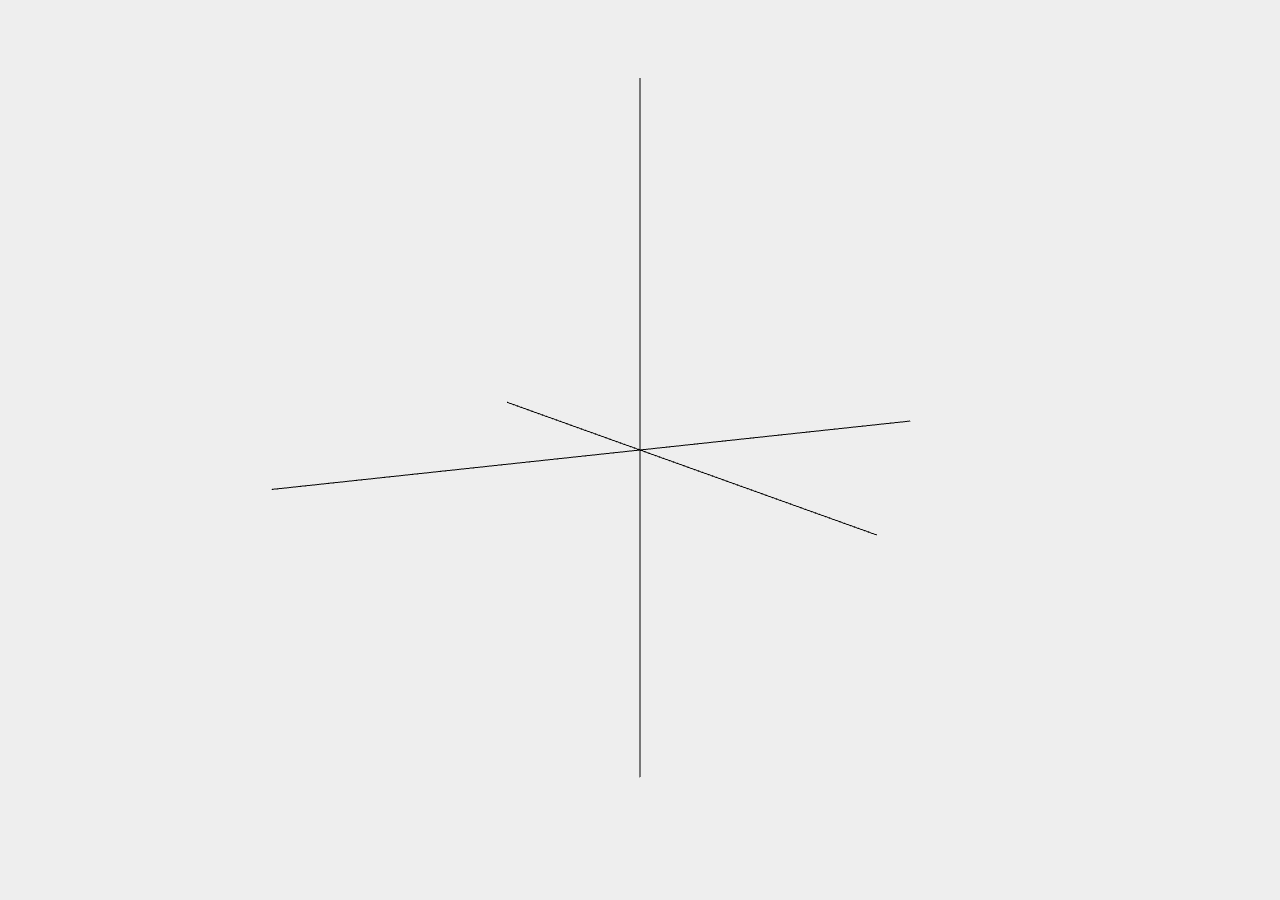
<file: three/three_10.html>
<html>
  <head>
    <script src="three.js/build/Three.js"></script>
    <style type="text/css">
      body {
        margin: 0px;
        padding: 0px;
      }
    </style>
    <script src="raf.js"></script>
    <script src="dat-gui/build/DAT.GUI.min.js"></script>
  </head>

  <body>
    <script>
      var renderer = new THREE.WebGLRenderer({antialias: true});
      renderer.setSize(document.body.clientWidth, document.body.clientHeight);
      document.body.appendChild(renderer.domElement);
      renderer.setClearColorHex(0xEEEEEE, 1.0);
      renderer.clear();

      var width = renderer.domElement.width;
      var height = renderer.domElement.height;
      var camera = new THREE.PerspectiveCamera( 45, width/height, 1, 10000 );
      camera.position.z = 150;
      camera.position.y = 30;
      var scene = new THREE.Scene();

      function v(x,y,z){ 
        return new THREE.Vertex(new THREE.Vector3(x,y,z)); 
      }
      
      var lineGeo = new THREE.Geometry();
      lineGeo.vertices.push(
        v(-50, 0, 0), v(50, 0, 0),
        v(0, -50, 0), v(0, 50, 0),
        v(0, 0, -50), v(0, 0, 50)
      );
      var lineMat = new THREE.LineBasicMaterial({
        color: 0x000000, lineWidth: 1});
      var line = new THREE.Line(lineGeo, lineMat);
      line.type = THREE.Lines;
      scene.add(line);

      line.rotation.y = 0.5;

      renderer.render(scene, camera);
      var paused = false;
      var last = new Date().getTime();
      var down = false;
      var sx = 0, sy = 0;
      window.onmousedown = function (ev){
        down = true; sx = ev.clientX; sy = ev.clientY;
      };
      window.onmouseup = function(){ down = false; };
      window.onmousemove = function(ev) {
        if (down) {
          var dx = ev.clientX - sx;
          var dy = ev.clientY - sy;
          line.rotation.y += dx*0.01;
          camera.position.y += dy;
          sx += dx;
          sy += dy;
        }
      }
      function animate(t) {
        if (!paused) {
          last = t;
          renderer.clear();
          camera.lookAt(scene.position);
          renderer.render(scene, camera);
        }
        window.requestAnimationFrame(animate, renderer.domElement);
      };
      animate(new Date().getTime());
      onmessage = function(ev) {
        paused = (ev.data == 'pause');
      };
    </script>
  </body>

</html>
</file>
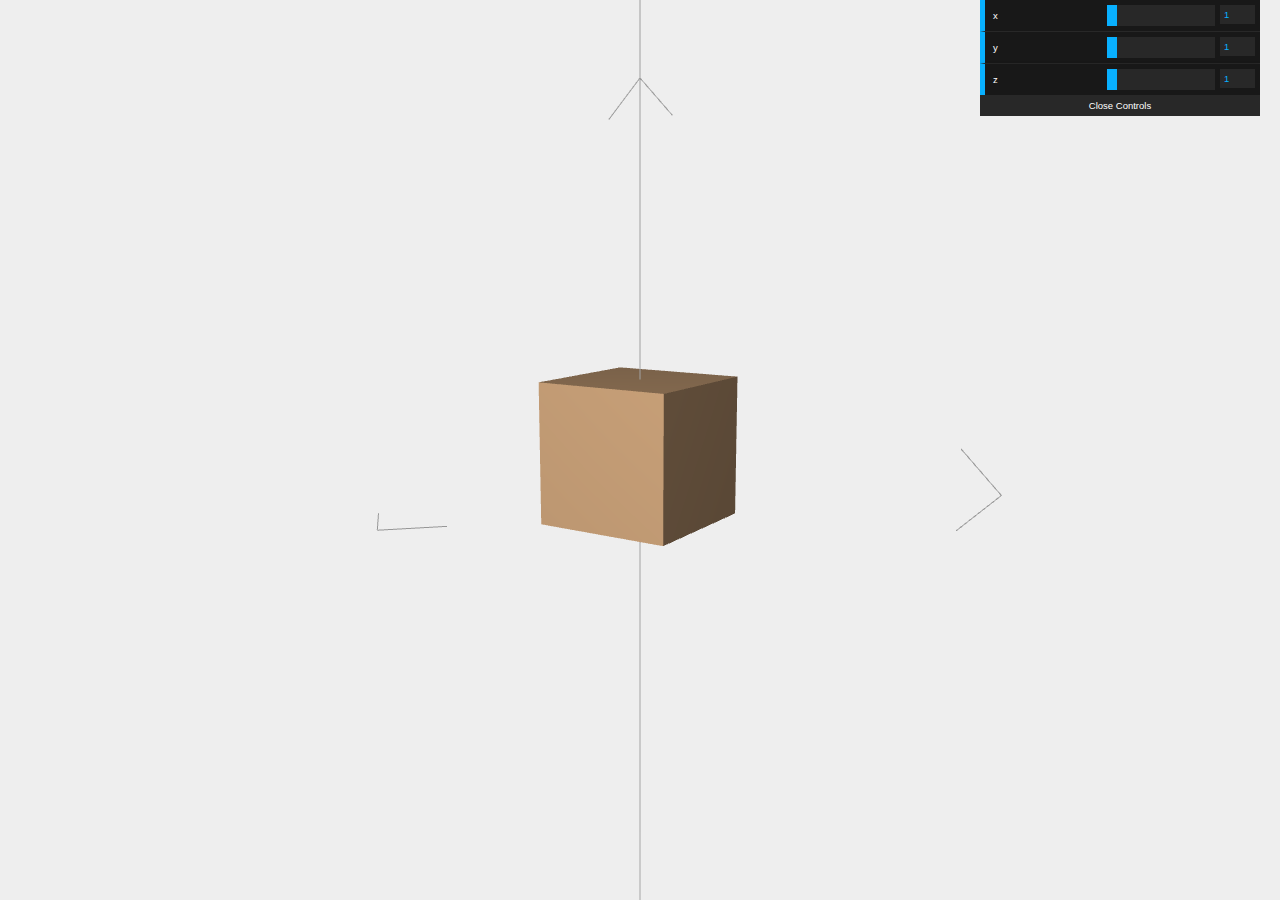
<file: three/three_11.html>
<html>
  <head>
    <script src="three.js/build/Three.js"></script>
    <style type="text/css">
      body {
        margin: 0px;
        padding: 0px;
      }
    </style>
    <script src="raf.js"></script>
    <script src="dat-gui/build/DAT.GUI.min.js"></script>
  </head>

  <body>
    <script>
      // <!--
      var renderer = new THREE.WebGLRenderer({antialias: true});
      renderer.setSize(document.body.clientWidth, document.body.clientHeight);
      document.body.appendChild(renderer.domElement);
      renderer.setClearColorHex(0xEEEEEE, 1.0);
      renderer.clear();

      var width = renderer.domElement.width;
      var height = renderer.domElement.height;
      var camera = new THREE.PerspectiveCamera( 45, width/height, 1, 10000 );
      camera.position.y = 30;
      var scene = new THREE.Scene();
      var coordScene = new THREE.Scene();
      coordScene.fog = new THREE.FogExp2(0xEEEEEE, 0.0035);

      var cube = new THREE.Mesh(
        new THREE.CubeGeometry(20,20,20),
        new THREE.MeshPhongMaterial({color: 0xFFFFFF})
      );
      scene.add(cube);

      var light = new THREE.PointLight(0xFFCC99);
      light.position.set(150, 200, 300);
      scene.add(light);

      var ambient = new THREE.PointLight(0x333366);
      ambient.position.set(-150, -200, -300);
      scene.add(ambient);

      function v(x,y,z){ 
        return new THREE.Vertex(new THREE.Vector3(x,y,z)); 
      }
      
      var lineGeo = new THREE.Geometry();
      lineGeo.vertices.push(
        v(-500, 0, 0), v(500, 0, 0), v(50,0,0), v(45,5,0), v(50,0,0), v(45,-5,0),
        v(0, -500, 0), v(0, 500, 0), v(0,50,0), v(5,45,0), v(0,50,0), v(-5,45,0),
        v(0, 0, -500), v(0, 0, 500), v(0,0,50), v(5,0,45), v(0,0,50), v(-5,0,45)
      );
      var lineMat = new THREE.LineBasicMaterial({
        color: 0x888888, lineWidth: 1});
      var line = new THREE.Line(lineGeo, lineMat);
      line.type = THREE.Lines;
      coordScene.add(line);

      var gui = new DAT.GUI();

      gui.add(cube.scale, 'x').min(0.1).max(10).step(0.1);
      gui.add(cube.scale, 'y', 0.1, 10, 0.1);
      gui.add(cube.scale, 'z', 0.1, 10, 0.1);

      renderer.render(scene, camera);
      var paused = false;
      var last = new Date().getTime();
      var down = false;
      var sx = 0, sy = 0;
      var rotation = 1;
      camera.position.x = Math.cos(rotation)*150;
      camera.position.z = Math.sin(rotation)*150;
      window.onmousedown = function (ev){
        if (ev.target == renderer.domElement) {
          down = true;
          sx = ev.clientX;
          sy = ev.clientY;
        }
      };
      window.onmouseup = function(){ down = false; };
      window.onmousemove = function(ev) {
        if (down) {
          var dx = ev.clientX - sx;
          var dy = ev.clientY - sy;
          rotation += dx/100;
          camera.position.x = Math.cos(rotation)*150;
          camera.position.z = Math.sin(rotation)*150;
          camera.position.y += dy;
          sx += dx;
          sy += dy;
        }
      }
      renderer.autoClear = false;
      function animate(t) {
        if (!paused) {
          last = t;
          var gl = renderer.getContext();
          renderer.clear();
          camera.lookAt( scene.position );
          renderer.render(scene, camera);
          renderer.render(coordScene, camera);
        }
        window.requestAnimationFrame(animate, renderer.domElement);
      };
      animate(new Date().getTime());
      onmessage = function(ev) {
        paused = (ev.data == 'pause');
      };
      // -->
    </script>
  </body>

</html>
</file>
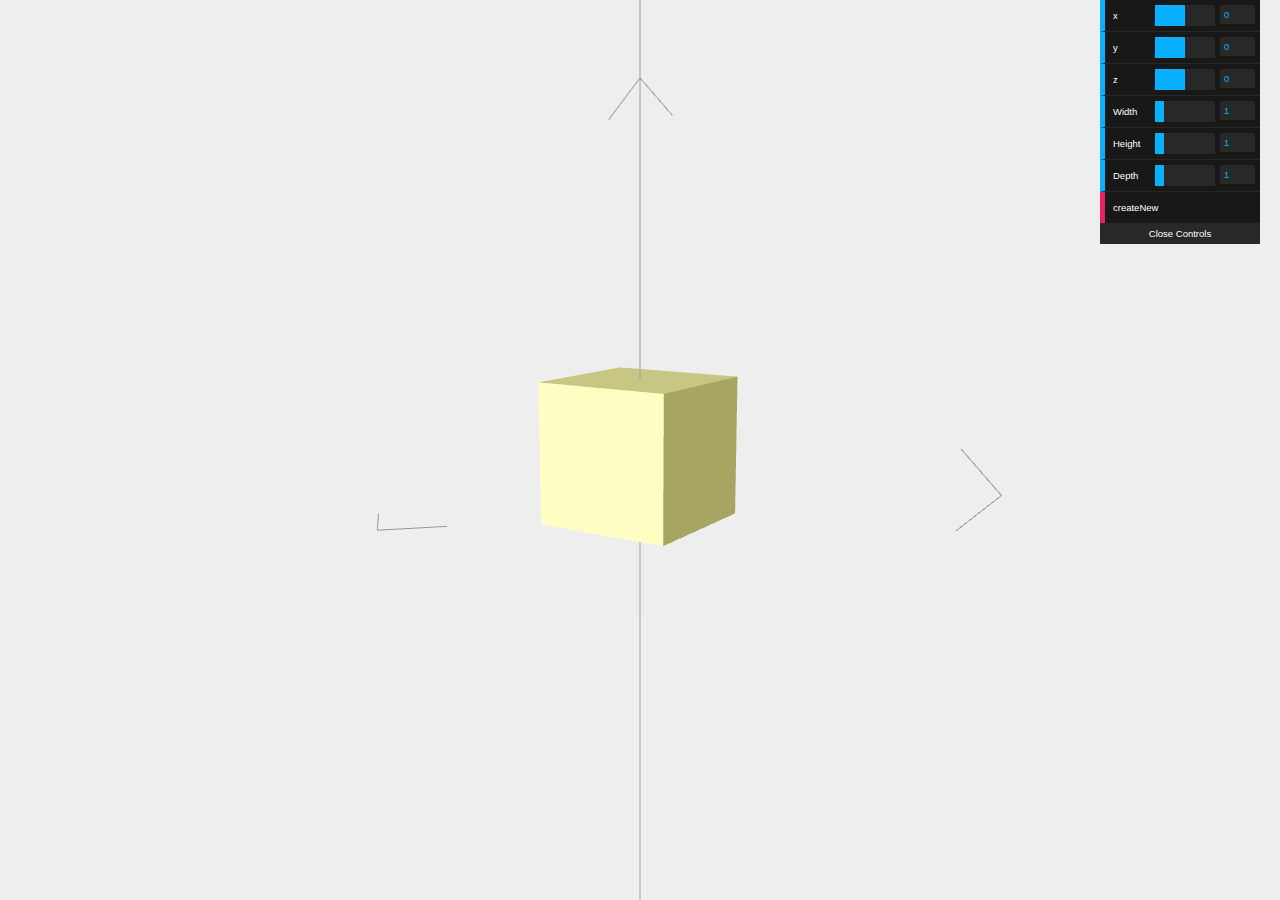
<file: three/three_12.html>
<html>
  <head>
    <script src="three.js/build/Three.js"></script>
    <style type="text/css">
      body {
        margin: 0px;
        padding: 0px;
      }
    </style>
    <script src="raf.js"></script>
    <script src="dat-gui/build/DAT.GUI.min.js"></script>
  </head>

  <body>
    <script>
      // <!--
      function v(x,y,z){ 
        return new THREE.Vertex(new THREE.Vector3(x,y,z)); 
      }

      var renderer = new THREE.WebGLRenderer({antialias: true});
      renderer.setSize(document.body.clientWidth, document.body.clientHeight);
      document.body.appendChild(renderer.domElement);
      renderer.setClearColorHex(0xEEEEEE, 1.0);
      renderer.shadowMapEnabled = true;
      renderer.shadowMapWidth = renderer.shadowMapHeight = 1024;
      renderer.shadowMapFov = 30;

      var width = renderer.domElement.width;
      var height = renderer.domElement.height;
      var camera = new THREE.PerspectiveCamera( 45, width/height, 1, 10000 );
      camera.position.y = 30;
      var scene = new THREE.Scene();
      var coordScene = new THREE.Scene();
      coordScene.fog = new THREE.FogExp2(0xEEEEEE, 0.0035);
      var lineGeo = new THREE.Geometry();
      lineGeo.vertices.push(
        v(-500, 0, 0), v(500, 0, 0), v(50,0,0), v(45,5,0), v(50,0,0), v(45,-5,0),
        v(0, -500, 0), v(0, 500, 0), v(0,50,0), v(5,45,0), v(0,50,0), v(-5,45,0),
        v(0, 0, -500), v(0, 0, 500), v(0,0,50), v(5,0,45), v(0,0,50), v(-5,0,45)
      );
      var lineMat = new THREE.LineBasicMaterial({
        color: 0x888888, lineWidth: 1});
      var line = new THREE.Line(lineGeo, lineMat);
      line.type = THREE.Lines;
      coordScene.add(line);

      var light = new THREE.SpotLight(0xFFFFFF);
      light.position.set(150, 200, 300);
      light.castShadow = true;
      scene.add(light);

      var backlight = new THREE.PointLight(0x333366);
      backlight.position.set(-150, -200, -300);
      scene.add(backlight);

      var ambient = new THREE.AmbientLight(0x808080);
      scene.add(ambient);

      var gui = new DAT.GUI({width:160});

      var controller = new THREE.Object3D();
      controller.objects = [];
      controller.scene = scene;
      controller.gui = gui;
      controller.color = 0xFFFFFF;
      controller.createNew = function() {
        var cube = new THREE.Mesh(
          new THREE.CubeGeometry(20,20,20),
          new THREE.MeshPhongMaterial({color: 0xFFFFFF})
        );
        cube.castShadow = cube.receiveShadow = true;
        this.scene.add(cube);
        this.objects.push(cube);
        this.setCurrent(cube);
      };
      controller.setCurrent = function(current) {
        if (this.current)
          this.current.materials[0].ambient.setHex(0x000000);
        this.current = current;
        if (this.current) {
          this.current.materials[0].ambient.setHex(0x888800);
          this.x.setValue(current.position.x);
          this.y.setValue(current.position.y);
          this.z.setValue(current.position.z);
          this.sX.setValue(current.scale.x);
          this.sY.setValue(current.scale.y);
          this.sZ.setValue(current.scale.z);
        }
      };
      controller.proxy = function(propertyChain) {
        var controller = this;
        var tgt = controller;
        for (var i=0; i<propertyChain.length-1; i++) {
          tgt = tgt[propertyChain[i]];
        }
        var last = propertyChain[propertyChain.length-1];
        return this.gui.add(tgt, last).onChange(function(v) {
          var t = controller.current;
          for (var i=0; i<propertyChain.length-1; i++) {
            t = t[propertyChain[i]];
          }
          t[last] = v;
        });
      }

      controller.x = controller.proxy(['position', 'x']).min(-50).max(50);
      controller.y = controller.proxy(['position', 'y']).min(-50).max(50);
      controller.z = controller.proxy(['position', 'z']).min(-50).max(50);

      controller.sX = controller.proxy(['scale', 'x']).min(0.1).max(6).step(0.1).name('Width');
      controller.sY = controller.proxy(['scale', 'y']).min(0.1).max(6).step(0.1).name('Height');
      controller.sZ = controller.proxy(['scale', 'z']).min(0.1).max(6).step(0.1).name('Depth');

      gui.add(controller, 'createNew');

      controller.createNew();


      renderer.render(scene, camera);
      var paused = false;
      var last = new Date().getTime();
      var down = false;
      var sx = 0, sy = 0;
      var rotation = 1;
      var projector = new THREE.Projector();
      camera.position.x = Math.cos(rotation)*150;
      camera.position.z = Math.sin(rotation)*150;
      window.onmousedown = function (ev){
        if (ev.target == renderer.domElement) {
          down = true;
          sx = ev.clientX;
          sy = ev.clientY;
          var v = new THREE.Vector3((sx/width) * 2 - 1, -(sy/height) * 2 + 1, 0.5);
          projector.unprojectVector(v, camera);
          var ray = new THREE.Ray(camera.position, v.subSelf(camera.position).normalize());
          var intersects = ray.intersectObjects(controller.objects);
          if (intersects.length > 0) {
            controller.setCurrent(intersects[0].object);
          }
        }
      };
      window.onmouseup = function(){ down = false; };
      window.onmousemove = function(ev) {
        if (down) {
          var dx = ev.clientX - sx;
          var dy = ev.clientY - sy;
          rotation += dx/100;
          camera.position.x = Math.cos(rotation)*150;
          camera.position.z = Math.sin(rotation)*150;
          camera.position.y += dy;
          sx += dx;
          sy += dy;
        }
      }
      renderer.autoClear = false;
      function animate(t) {
        if (!paused) {
          last = t;
          renderer.clear();
          camera.lookAt( scene.position );
          renderer.render(scene, camera);
          renderer.render(coordScene, camera);
        }
        window.requestAnimationFrame(animate, renderer.domElement);
      };
      animate(new Date().getTime());
      onmessage = function(ev) {
        paused = (ev.data == 'pause');
      };
      // -->
    </script>
  </body>

</html>
</file>
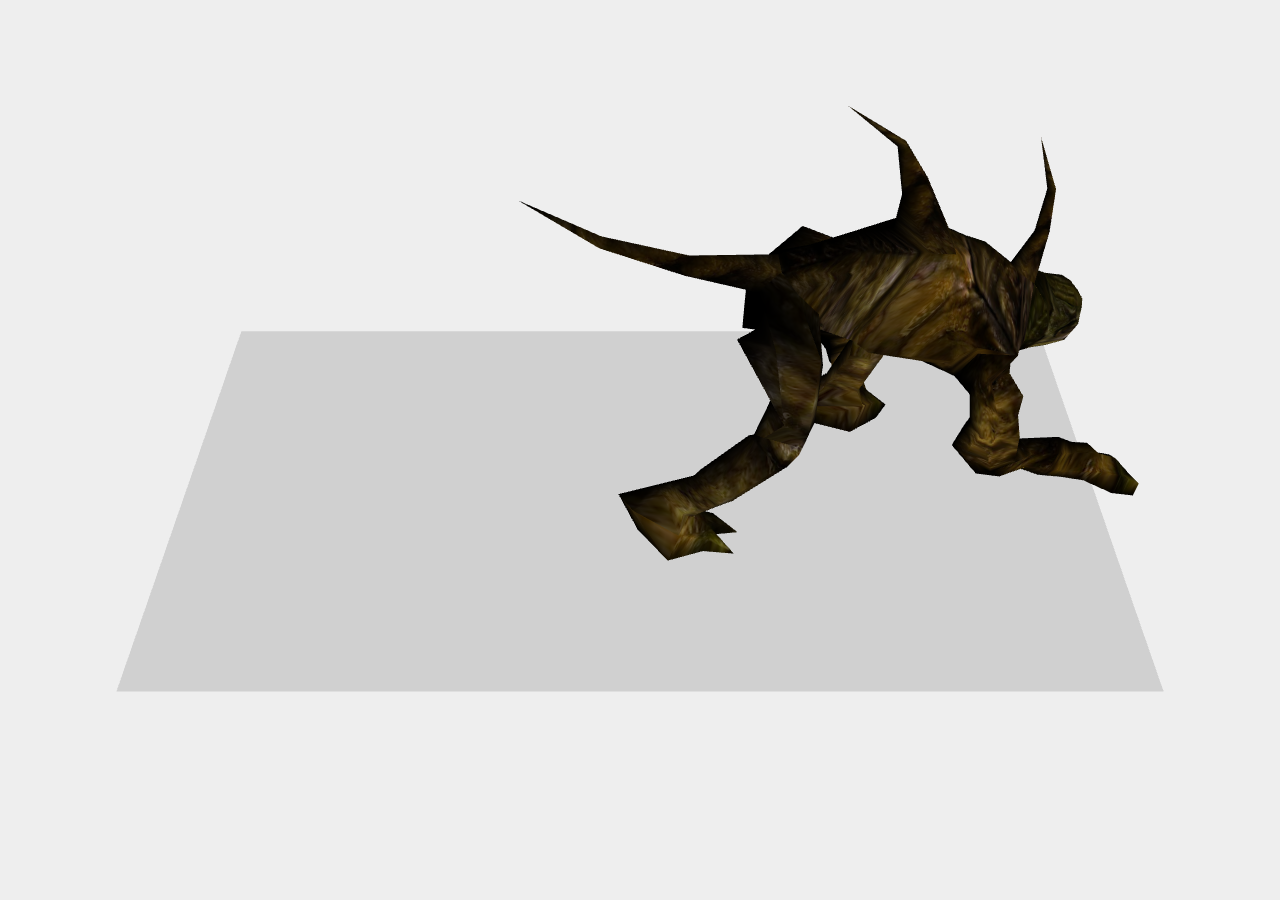
<file: three/three_13.html>
<html>
  <head>
    <script src="three.js/build/Three.js"></script>
    <style type="text/css">
      body {
        margin: 0px;
        padding: 0px;
      }

      #container {
        position:absolute;
        left:0px;
        top:0px;
        width:100%;
        height:100%;
        margin: 0px;
        padding: 0px;
      }
    </style>

    <script src="raf.js"></script>

  </head>

  <body>
    <script>
      // <!--
      var renderer = new THREE.WebGLRenderer({antialias: true});
      renderer.setSize(document.body.clientWidth, document.body.clientHeight);
      document.body.appendChild(renderer.domElement);
      renderer.setClearColorHex(0xEEEEEE, 1.0);
      renderer.clear();
      renderer.shadowCameraFov = 50;
      renderer.shadowMapWidth = 1024;;
      renderer.shadowMapHeight = 1024;


      var fov = 45; // camera field-of-view in degrees
      var width = renderer.domElement.width;
      var height = renderer.domElement.height;
      var aspect = width / height; // view aspect ratio
      var near = 1; // near clip plane
      var far = 10000; // far clip plane
      var camera = new THREE.PerspectiveCamera( fov, aspect, near, far );
      camera.position.z = -400;
      camera.position.x = 200;
      camera.position.y = 350;
      var scene = new THREE.Scene();

      new THREE.ColladaLoader().load('models/monster.dae', function(collada) {
        var model = collada.scene;
        skin = collada.skins[0];
        model.scale.set(0.1, 0.1, 0.1);
        model.rotation.x = -Math.PI/2;
        model.castShadow = model.receiveShadow = true;
        scene.add(model);
      });


      var plane = new THREE.Mesh(
        new THREE.PlaneGeometry(400, 200, 10, 10), 
        new THREE.MeshLambertMaterial({color: 0xffffff}));
      plane.rotation.x = -Math.PI/2;
      plane.position.y = -25.1;
      plane.receiveShadow = true;
      scene.add(plane);

      var light = new THREE.SpotLight();
      light.castShadow = true;
      light.position.set( 170, 330, -160 );
      scene.add(light);

      renderer.shadowMapEnabled = true;


      renderer.render(scene, camera);
      var paused = false;
      var last = new Date().getTime();
      var down = false;
      var sx = 0, sy = 0;
      window.onmousedown = function (ev){
        down = true; sx = ev.clientX; sy = ev.clientY;
      };
      window.onmouseup = function(){ down = false; };
      var rotation = Math.PI/2;
      camera.position.x = Math.cos(rotation)*300;
      camera.position.z = Math.sin(rotation)*300;
      window.onmousemove = function(ev) {
        if (down) {
          var dx = ev.clientX - sx;
          var dy = ev.clientY - sy;
          rotation += dx * 0.01;
          camera.position.x = Math.cos(rotation)*300;
          camera.position.z = Math.sin(rotation)*300;
          camera.position.y += dy;
          sx += dx;
          sy += dy;
        }
      }
      var st = 0;
      var skin = null;
      function animate(t) {
        if (!paused) {
          last = t;
          if ( st > 30 ) st = 0;

          if ( skin ) {
            for ( var i = 0; i < skin.morphTargetInfluences.length; i++ ) {
              skin.morphTargetInfluences[ i ] = 0;
            }
            skin.morphTargetInfluences[ Math.floor( st ) ] = 1;
            st += 0.5;
          }
          camera.lookAt( scene.position );
          renderer.render(scene, camera);
        }
        window.requestAnimationFrame(animate, renderer.domElement);
      };
      animate(new Date().getTime());
      onmessage = function(ev) {
        paused = (ev.data == 'pause');
      };
      // -->
    </script>
  </body>

</html>
</file>
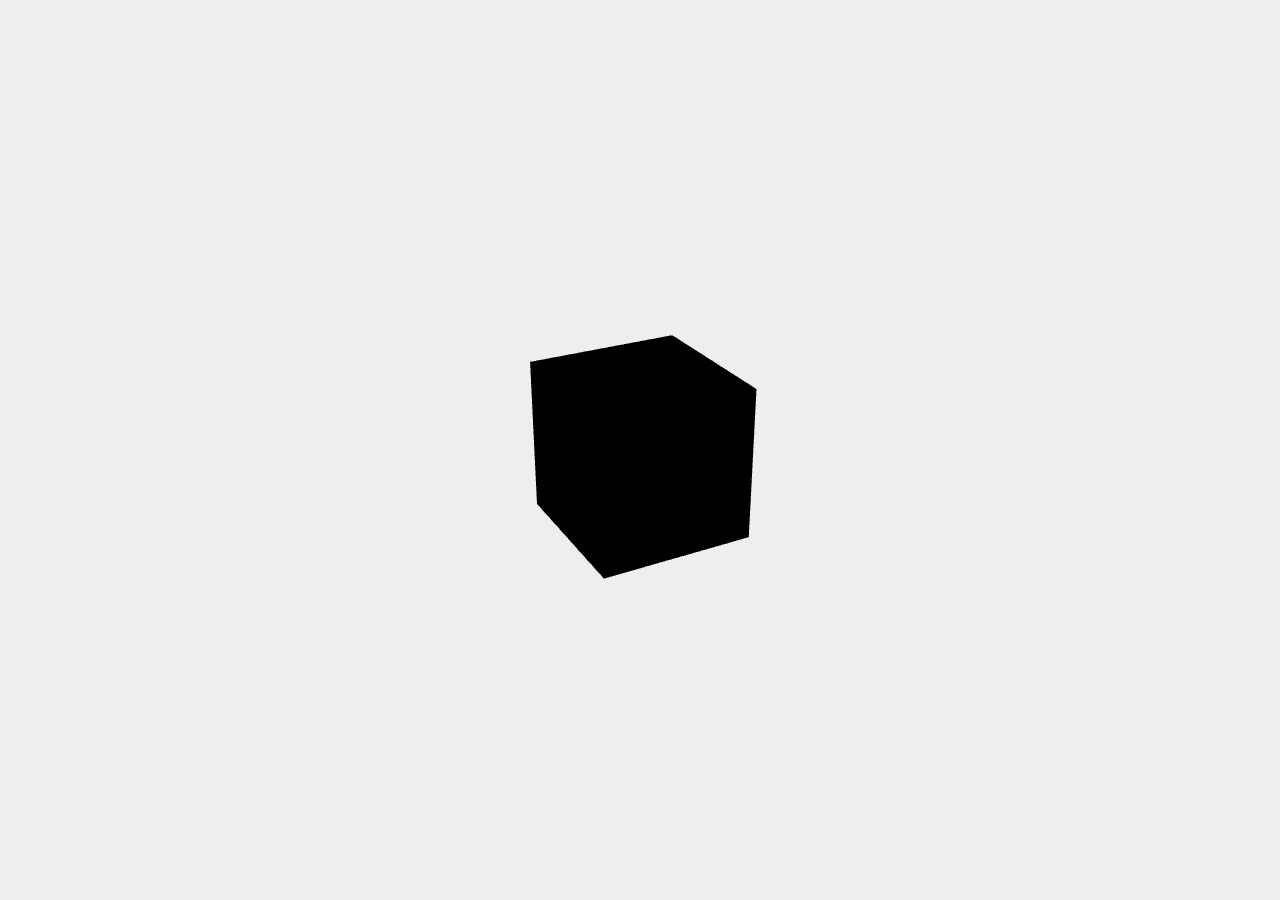
<file: three/three_3.html>
<html>
  <head>
    <script src="three.js/build/Three.js"></script>
    <style type="text/css">
      body {
        margin: 0px;
        padding: 0px;
      }

      #container {
        position:absolute;
        left:0px;
        top:0px;
        width:100%;
        height:100%;
        margin: 0px;
        padding: 0px;
      }
    </style>

    <script src="raf.js"></script>

  </head>

  <body>
    <script>
      var renderer = new THREE.WebGLRenderer({antialias: true});
      renderer.setSize(document.body.clientWidth, document.body.clientHeight);
      document.body.appendChild(renderer.domElement);
      renderer.setClearColorHex(0xEEEEEE, 1.0);
      renderer.clear();
      var fov = 45; // camera field-of-view in degrees
      var width = renderer.domElement.width;
      var height = renderer.domElement.height;
      var aspect = width / height; // view aspect ratio
      var near = 1; // near clip plane
      var far = 10000; // far clip plane
      var camera = new THREE.PerspectiveCamera( fov, aspect, near, far );
      camera.position.z = 300;
      var scene = new THREE.Scene();
      var cube = new THREE.Mesh(
        new THREE.CubeGeometry(50,50,50),
        new THREE.MeshBasicMaterial({color: 0x000000, opacity: 1})
      );
      scene.add(cube);


      renderer.render(scene, camera);
      var paused = false;
      function animate(t) {
        if (!paused) {
          camera.position.set(
            Math.sin(t/1000)*300, 150, Math.cos(t/1000)*300);
          renderer.clear();
          camera.lookAt(scene.position);
          renderer.render(scene, camera);
        }
        window.requestAnimationFrame(animate, renderer.domElement);
      };
      animate(new Date().getTime());
      onmessage = function(ev) {
        paused = (ev.data == 'pause');
      };
    </script>
  </body>

</html>
</file>
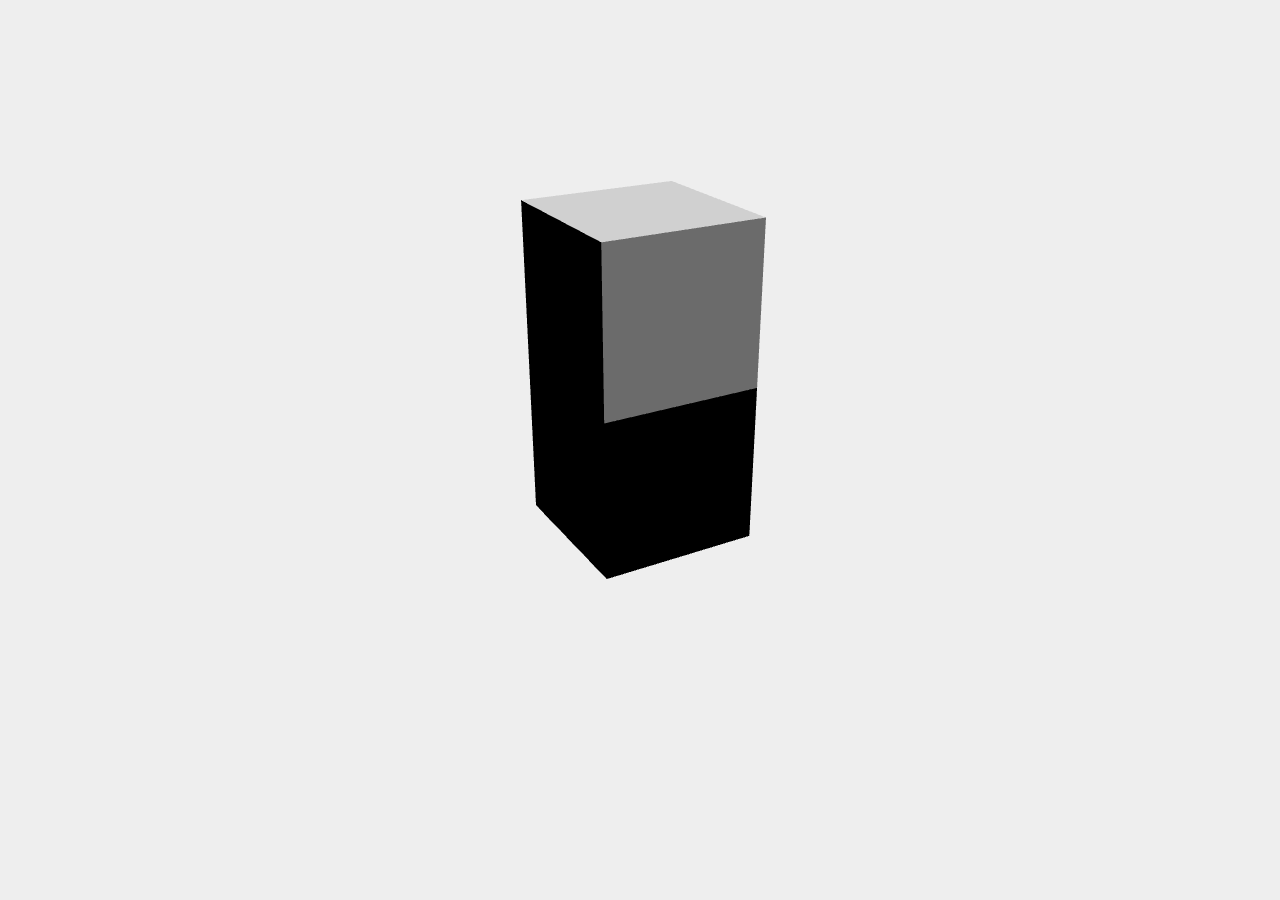
<file: three/three_4.html>
<html>
  <head>
    <script src="three.js/build/Three.js"></script>
    <style type="text/css">
      body {
        margin: 0px;
        padding: 0px;
      }

      #container {
        position:absolute;
        left:0px;
        top:0px;
        width:100%;
        height:100%;
        margin: 0px;
        padding: 0px;
      }
    </style>

    <script src="raf.js"></script>

  </head>

  <body>
    <script>
      var renderer = new THREE.WebGLRenderer({antialias: true});
      renderer.setSize(document.body.clientWidth, document.body.clientHeight);
      document.body.appendChild(renderer.domElement);
      renderer.setClearColorHex(0xEEEEEE, 1.0);
      renderer.clear();
      var fov = 45; // camera field-of-view in degrees
      var width = renderer.domElement.width;
      var height = renderer.domElement.height;
      var aspect = width / height; // view aspect ratio
      var near = 1; // near clip plane
      var far = 10000; // far clip plane
      var camera = new THREE.PerspectiveCamera( fov, aspect, near, far );
      camera.position.z = 300;
      var scene = new THREE.Scene();
      var cube = new THREE.Mesh(
        new THREE.CubeGeometry(50,50,50),
        new THREE.MeshBasicMaterial({color: 0x000000, opacity: 1})
      );
      scene.add(cube);

      var light = new THREE.SpotLight();
      light.position.set( 170, 330, -160 );
      scene.add(light);
      var litCube = new THREE.Mesh(
        new THREE.CubeGeometry(50, 50, 50),
        new THREE.MeshLambertMaterial({color: 0xffffff}));
      litCube.position.y = 50;
      scene.add(litCube);


      renderer.render(scene, camera);
      var paused = false;
      var last = new Date().getTime();
      function animate(t) {
        if (!paused) {
          last = t;
          camera.position.set(
            Math.sin(t/1000)*300, 150, Math.cos(t/1000)*300);
          renderer.clear();
          camera.lookAt(scene.position);
          renderer.render(scene, camera);
        }
        window.requestAnimationFrame(animate, renderer.domElement);
      };
      animate(new Date().getTime());
      onmessage = function(ev) {
        paused = (ev.data == 'pause');
      };
    </script>
  </body>

</html>
</file>
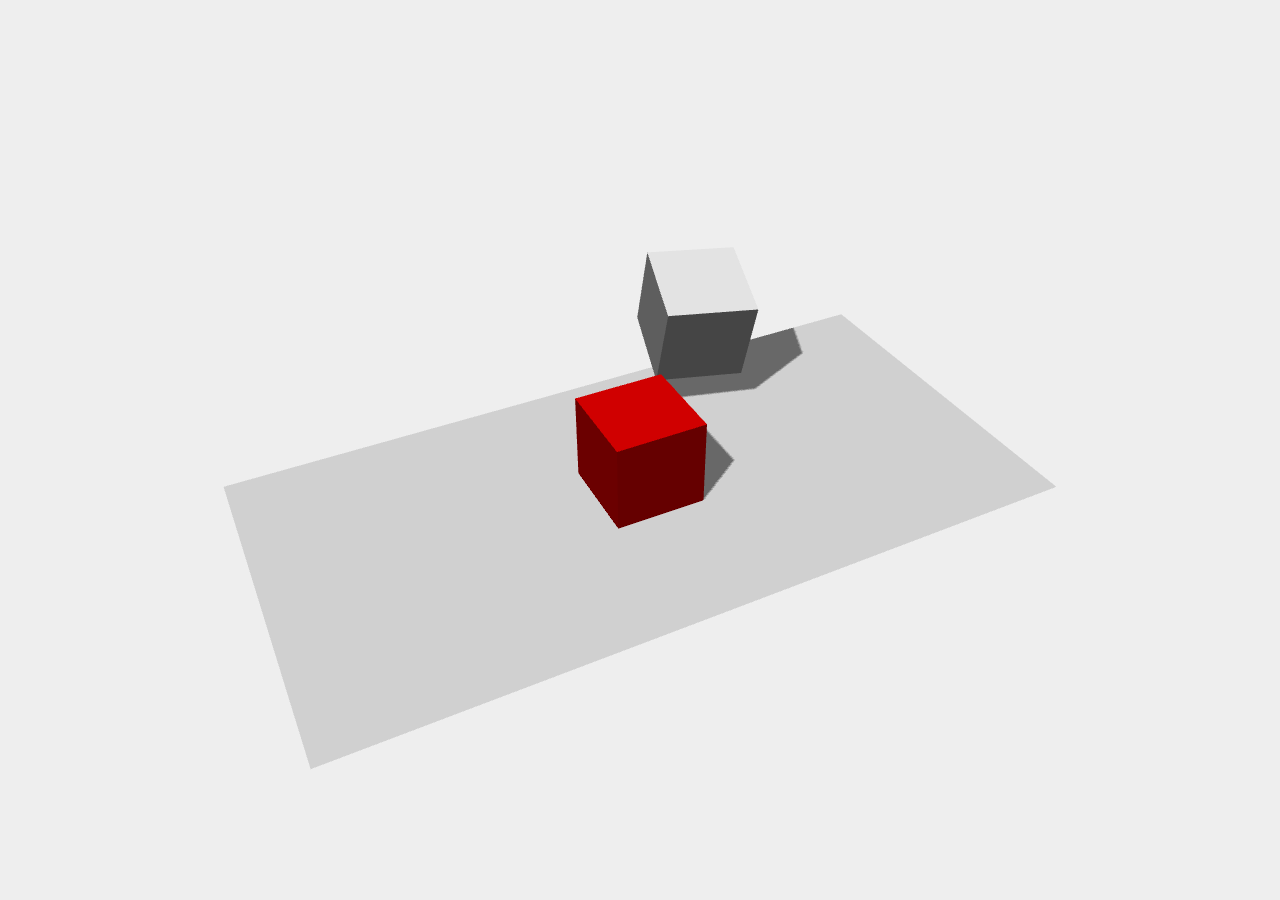
<file: three/three_5.html>
<html>
  <head>
    <script src="three.js/build/Three.js"></script>
    <style type="text/css">
      body {
        margin: 0px;
        padding: 0px;
      }

      #container {
        position:absolute;
        left:0px;
        top:0px;
        width:100%;
        height:100%;
        margin: 0px;
        padding: 0px;
      }
    </style>

    <script src="raf.js"></script>

  </head>

  <body>
    <script>
      var renderer = new THREE.WebGLRenderer({antialias: true});
      renderer.setSize(document.body.clientWidth, document.body.clientHeight);
      document.body.appendChild(renderer.domElement);
      renderer.setClearColorHex(0xEEEEEE, 1.0);
      renderer.clear();
      renderer.shadowCameraFov = 50;
      renderer.shadowMapWidth = 1024;;
      renderer.shadowMapHeight = 1024;


      var fov = 45; // camera field-of-view in degrees
      var width = renderer.domElement.width;
      var height = renderer.domElement.height;
      var aspect = width / height; // view aspect ratio
      var near = 1; // near clip plane
      var far = 10000; // far clip plane
      var camera = new THREE.PerspectiveCamera( fov, aspect, near, far );
      camera.position.z = -400;
      camera.position.x = 200;
      camera.position.y = 350;
      var scene = new THREE.Scene();
      var cube = new THREE.Mesh(
        new THREE.CubeGeometry(50,50,50),
        new THREE.MeshLambertMaterial({color: 0xff0000})
      );
      scene.add(cube);
      cube.castShadow = true;
      cube.receiveShadow = true;

      var plane = new THREE.Mesh(
        new THREE.PlaneGeometry(400, 200, 10, 10), 
        new THREE.MeshLambertMaterial({color: 0xffffff}));
      plane.rotation.x = -Math.PI/2;
      plane.position.y = -25.1;
      plane.receiveShadow = true;
      scene.add(plane);

      var light = new THREE.SpotLight();
      light.castShadow = true;
      light.position.set( 170, 330, -160 );
      scene.add(light);
      var litCube = new THREE.Mesh(
        new THREE.CubeGeometry(50, 50, 50),
        new THREE.MeshLambertMaterial({color: 0xffffff}));
      litCube.position.y = 50;
      litCube.castShadow = true;
      scene.add(litCube);

      renderer.shadowMapEnabled = true;


      renderer.render(scene, camera);
      var paused = false;
      var last = new Date().getTime();
      var down = false;
      var sx = 0, sy = 0;
      window.onmousedown = function (ev){
        down = true; sx = ev.clientX; sy = ev.clientY;
      };
      window.onmouseup = function(){ down = false; };
      window.onmousemove = function(ev) {
        if (down) {
          var dx = ev.clientX - sx;
          var dy = ev.clientY - sy;
          camera.position.x += dx;
          camera.position.y += dy;
          sx += dx;
          sy += dy;
        }
      }
      function animate(t) {
        if (!paused) {
          last = t;
          litCube.position.y = 60-Math.sin(t/900)*25;
          litCube.position.x = Math.cos(t/600)*85;
          litCube.position.z = Math.sin(t/600)*85;
          litCube.rotation.x = t/500;
          litCube.rotation.y = t/800;
          renderer.clear();
          camera.lookAt(scene.position);
          renderer.render(scene, camera);
        }
        window.requestAnimationFrame(animate, renderer.domElement);
      };
      animate(new Date().getTime());
      onmessage = function(ev) {
        paused = (ev.data == 'pause');
      };
    </script>
  </body>

</html>
</file>
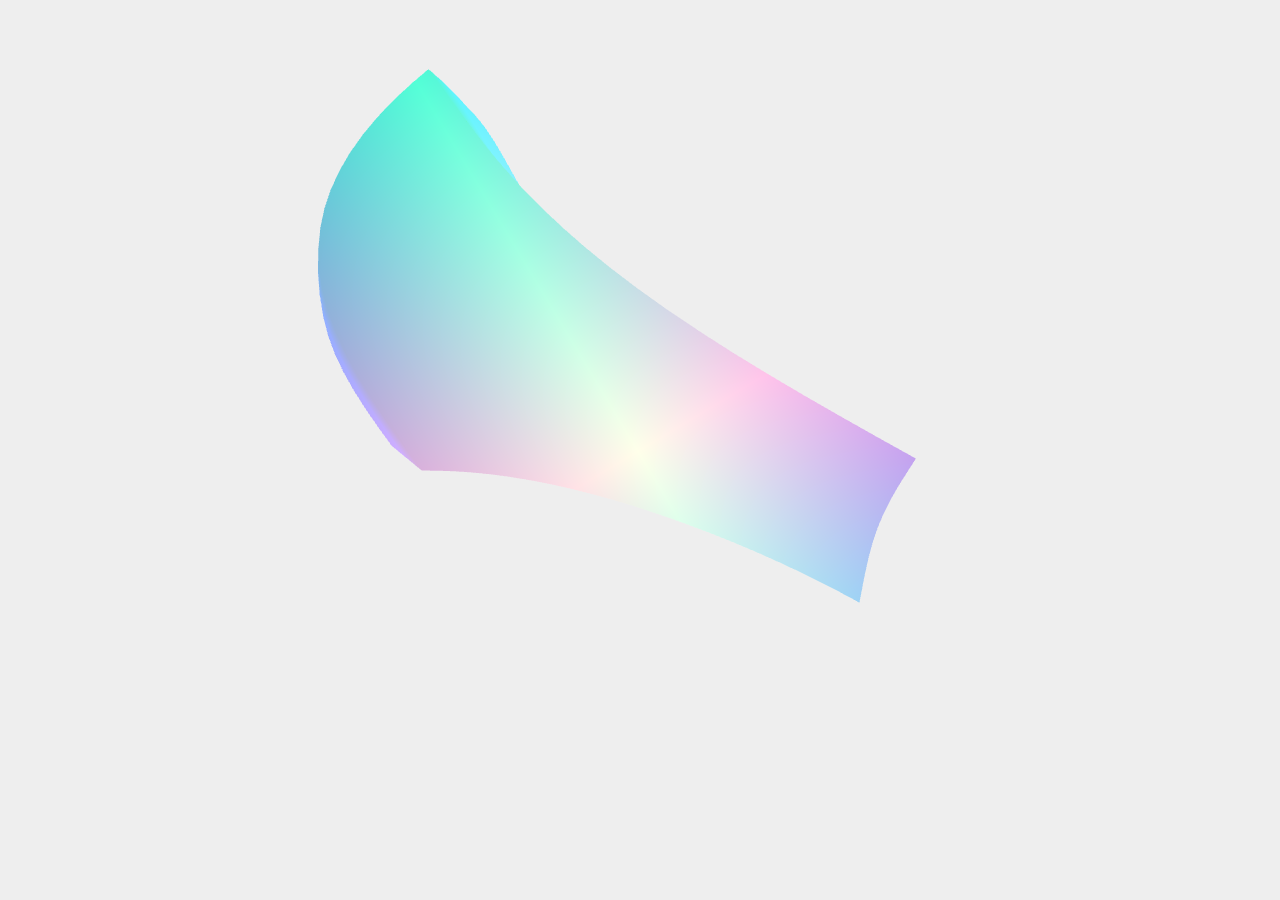
<file: three/three_6.html>
<html>
  <head>
    <script src="three.js/build/Three.js"></script>
    <style type="text/css">
      body {
        margin: 0px;
        padding: 0px;
      }

      #container {
        position:absolute;
        left:0px;
        top:0px;
        width:100%;
        height:100%;
        margin: 0px;
        padding: 0px;
      }
    </style>

    <script src="raf.js"></script>
    <script type="text/x-glsl-es-frag" id="fragment">
      varying float vZ;
      uniform float time;
      uniform vec2 size;
      void main() {
        vec2 d = gl_FragCoord.xy - (0.5+0.01*sin(time))*size;
        float a = sin(time*0.3)*2.0*3.14159;
        d = vec2( d.x*cos(a) + d.y*sin(a),
                 -d.x*sin(a) + d.y*cos(a));
        vec2 rg = vec2(1.0)-abs(d)/(0.5*size.xx);
        float b = abs(vZ) / 160.0;
        gl_FragColor = vec4(rg,b,1.0);
      }
    </script>
    <script type="text/x-glsl-es-vert" id="vertex">
      varying float vZ;
      uniform float time;
      void main() {
        vec4 mvPosition = modelViewMatrix * vec4( position, 1.0 );
        mvPosition.y += 20.0*sin(time*0.5+mvPosition.x/25.0);
        mvPosition.x += 30.0*cos(time*0.5+mvPosition.y/25.0);
        vec4 p = projectionMatrix * mvPosition;
        vZ = p.z;
        gl_Position = p;
      }
    </script>

  </head>

  <body>
    <script>
      var renderer = new THREE.WebGLRenderer({antialias: true});
      renderer.setSize(document.body.clientWidth, document.body.clientHeight);
      document.body.appendChild(renderer.domElement);
      renderer.setClearColorHex(0xEEEEEE, 1.0);
      renderer.clear();

      var fov = 45; // camera field-of-view in degrees
      var width = renderer.domElement.width;
      var height = renderer.domElement.height;
      var aspect = width / height; // view aspect ratio
      var near = 1; // near clip plane
      var far = 10000; // far clip plane
      var camera = new THREE.PerspectiveCamera( fov, aspect, near, far );
      camera.position.z = 160;
      camera.position.y = 40;
      camera.position.x = 40;
      var scene = new THREE.Scene();

      var uniforms = {
        time : { type: "f", value: 1.0 },
        size : { type: "v2", value: new THREE.Vector2(width,height) }
      };
      var cube = new THREE.Mesh(
        new THREE.CubeGeometry(50, 50, 50, 20,20,20),
        new THREE.ShaderMaterial({
          uniforms : uniforms,
          vertexShader : document.getElementById('vertex').textContent,
          fragmentShader : document.getElementById('fragment').textContent
        }));
      scene.add(cube);

      renderer.render(scene, camera);
      var paused = false;
      var last = new Date().getTime();
      var down = false;
      var sx = 0, sy = 0;
      window.onmousedown = function (ev){
        down = true; sx = ev.clientX; sy = ev.clientY;
      };
      window.onmouseup = function(){ down = false; };
      window.onmousemove = function(ev) {
        if (down) {
          var dx = ev.clientX - sx;
          var dy = ev.clientY - sy;
          camera.position.z += dx;
          sx += dx;
          sy += dy;
        }
      }
      function animate(t) {
        if (!paused) {
          last = t;
          uniforms.time.value += 0.05;
          cube.rotation.y += 0.01;
          cube.rotation.z += 0.02;
          renderer.clear();
          camera.lookAt(scene.position);
          renderer.render(scene, camera);
        }
        window.requestAnimationFrame(animate, renderer.domElement);
      };
      animate(new Date().getTime());
      onmessage = function(ev) {
        paused = (ev.data == 'pause');
      };
    </script>
  </body>

</html>
</file>
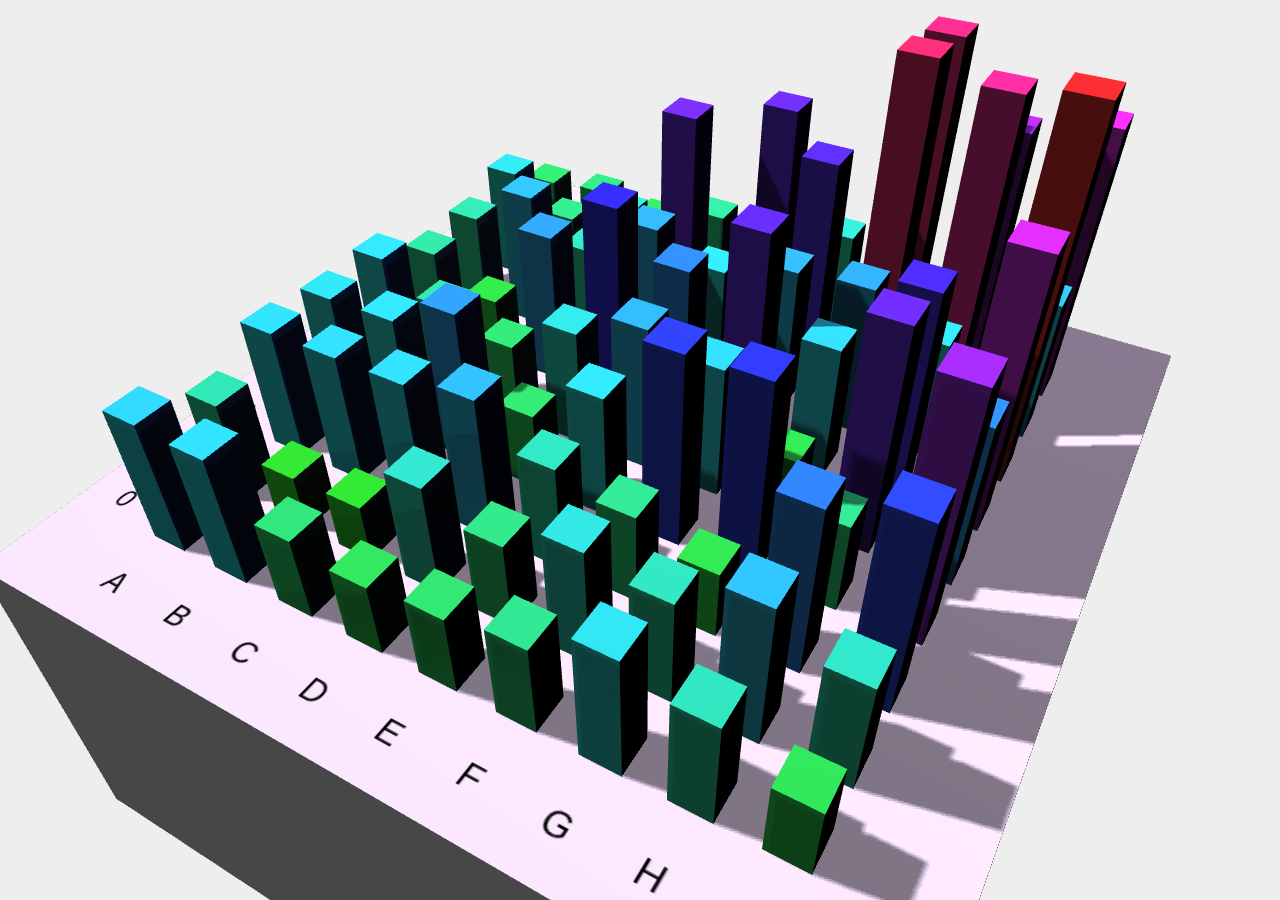
<file: three/three_7.html>
<html>
  <head>
    <script src="three.js/build/Three.js"></script>
    <style type="text/css">
      body {
        margin: 0px;
        padding: 0px;
      }

      #container {
        position:absolute;
        left:0px;
        top:0px;
        width:100%;
        height:100%;
        margin: 0px;
        padding: 0px;
      }
    </style>

    <script src="raf.js"></script>

  </head>

  <body>
    <script>
      // <!--
      function createTextCanvas(text, color, font, size) {
        size = size || 24;
        var canvas = document.createElement('canvas');
        var ctx = canvas.getContext('2d');
        var fontStr = (size + 'px ') + (font || 'Arial');
        ctx.font = fontStr;
        var w = ctx.measureText(text).width;
        var h = Math.ceil(size*1.25);
        canvas.width = w;
        canvas.height = h;
        ctx.font = fontStr;
        ctx.fillStyle = color || 'black';
        ctx.fillText(text, 0, size);
        return canvas;
      }

      function createText2D(text, color, font, size, segW, segH) {
        var canvas = createTextCanvas(text, color, font, size);
        var plane = new THREE.PlaneGeometry(canvas.width, canvas.height, segW, segH);
        var tex = new THREE.Texture(canvas);
        tex.needsUpdate = true;
        var planeMat = new THREE.MeshBasicMaterial({
          map: tex, color: 0xffffff, transparent: true
        });
        var mesh = new THREE.Mesh(plane, planeMat);
        mesh.doubleSided = true;
        return mesh;
      }

      THREE.LeftAlign = 1;
      THREE.CenterAlign = 0;
      THREE.RightAlign = -1;
      THREE.TopAlign = -1;
      THREE.BottomAlign = 1;

      function alignPlane(plane, horizontalAlign, verticalAlign) {
        var obj = new THREE.Object3D();
        var u = plane.geometry.vertices[0].position;
        var v = plane.geometry.vertices[plane.geometry.vertices.length-1].position;
        var width = Math.abs(u.x - v.x);
        var height = Math.abs(u.y - v.y);
        plane.position.x = (width/2) * horizontalAlign;
        plane.position.y = (height/2) * verticalAlign;
        obj.add(plane);
        return obj;
      }

      var renderer = new THREE.WebGLRenderer({antialias: true});
      var w = document.body.clientWidth;
      var h = document.body.clientHeight;
      renderer.setSize(w, h);
      document.body.appendChild(renderer.domElement);

      renderer.setClearColorHex(0xEEEEEE, 1.0);
      renderer.shadowMapEnabled = true;
      renderer.shadowMapWidth = 1024;
      renderer.shadowMapHeight = 1024;
      renderer.shadowCameraFov = 35;

      var camera = new THREE.PerspectiveCamera( 45, w/h, 1, 10000 );
      camera.position.z = 200;
      camera.position.x = -100;
      camera.position.y = 150;

      var scene = new THREE.Scene();

      var light = new THREE.SpotLight();
      light.castShadow = true;
      light.position.set( -170, 300, 100 );
      scene.add(light);

      var ambientLight = new THREE.PointLight(0x442255);
      ambientLight.position.set(20, 150, -120);
      scene.add(ambientLight);

      var plane = new THREE.Mesh(
        new THREE.CubeGeometry(180, 80, 180), 
        new THREE.MeshLambertMaterial({color: 0xFFFFFF}));
      plane.position.y = -40;
      plane.receiveShadow = true;
      plane.doubleSided = true;
      scene.add(plane);

      var grid = [];
      for (var y=0; y<9; y++) {
        grid[y] = [];
        for (var x=0; x<9; x++) {
          grid[y][x] = 10+Math.random()*(15+x*y);
        }
      }

      var barGraph = new THREE.Object3D();
      scene.add(barGraph);

      var max = grid.reduce(function(s,i){ 
        return Math.max(s, Math.max.apply(null, i)); 
      }, grid[0][0]);
      for (var j=0; j<grid.length; j++) {
        var array = grid[j];
        var title = alignPlane(createText2D(j), THREE.CenterAlign, THREE.CenterAlign);
        title.scale.set(0.25, 0.25, 0.25);
        title.position.x = (-1-(array.length-1)/2) * 16;
        title.position.z = -(j-(grid.length-1)/2) * 16;
        title.position.y = 1;
        title.rotation.x = -Math.PI/2;
        barGraph.add(title);
      }
      for (var j=0; j<grid[0].length; j++) {
        var array = grid[0];
        var c = String.fromCharCode(j+65);
        var title = alignPlane(createText2D(c), THREE.CenterAlign, THREE.CenterAlign);
        title.scale.set(0.25, 0.25, 0.25);
        title.position.x = (j-(array.length-1)/2) * 16;
        title.position.z = -(-1-(grid.length-1)/2) * 16;
        title.position.y = 1;
        title.rotation.x = -Math.PI/2;
        barGraph.add(title);
      }
      for (var j=0; j<grid.length; j++) {
        var array = grid[j];
        for (var i=0; i<array.length; i++) {
          var mat = new THREE.MeshLambertMaterial({color: 0xFFAA55});
          var barHeight = array[i]/max * 80;
          mat.color.setHSV(0.2 + 0.8*array[i]/max, 0.8, 1);
          var geo = new THREE.CubeGeometry(8, barHeight, 8);
          var mesh = new THREE.Mesh(geo, mat);
          mesh.position.x = (i-(array.length-1)/2) * 16;
          mesh.position.y = barHeight/2;
          mesh.position.z = -(j-(grid.length-1)/2) * 16;
          mesh.castShadow = mesh.receiveShadow = true;
          barGraph.add(mesh);
        }
      }

      renderer.render(scene, camera);
      var paused = false;
      var last = new Date().getTime();
      var down = false;
      var sx = 0, sy = 0;
      var rot = Math.PI/3;
      camera.position.x = Math.cos(rot)*170;
      camera.position.z = Math.sin(rot)*170;
      window.onmousedown = function (ev){
        down = true; sx = ev.clientX; sy = ev.clientY;
      };
      window.onmouseup = function(){ down = false; };
      window.onmousemove = function(ev) {
        if (down) {
          var dx = ev.clientX - sx;
          var dy = ev.clientY - sy;
          rot += dx*0.01;
          camera.position.x = Math.cos(rot)*170;
          camera.position.z = Math.sin(rot)*170;
          camera.position.y = Math.max(5, camera.position.y+dy);
          sx += dx;
          sy += dy;
        }
      }
      function animate(t) {
        if (!paused) {
          last = t;
          renderer.clear();
          camera.lookAt(scene.position);
          renderer.render(scene, camera);
        }
        window.requestAnimationFrame(animate, renderer.domElement);
      };
      animate(new Date().getTime());
      onmessage = function(ev) {
        paused = (ev.data == 'pause');
      };
      // -->
    </script>
  </body>

</html>
</file>
